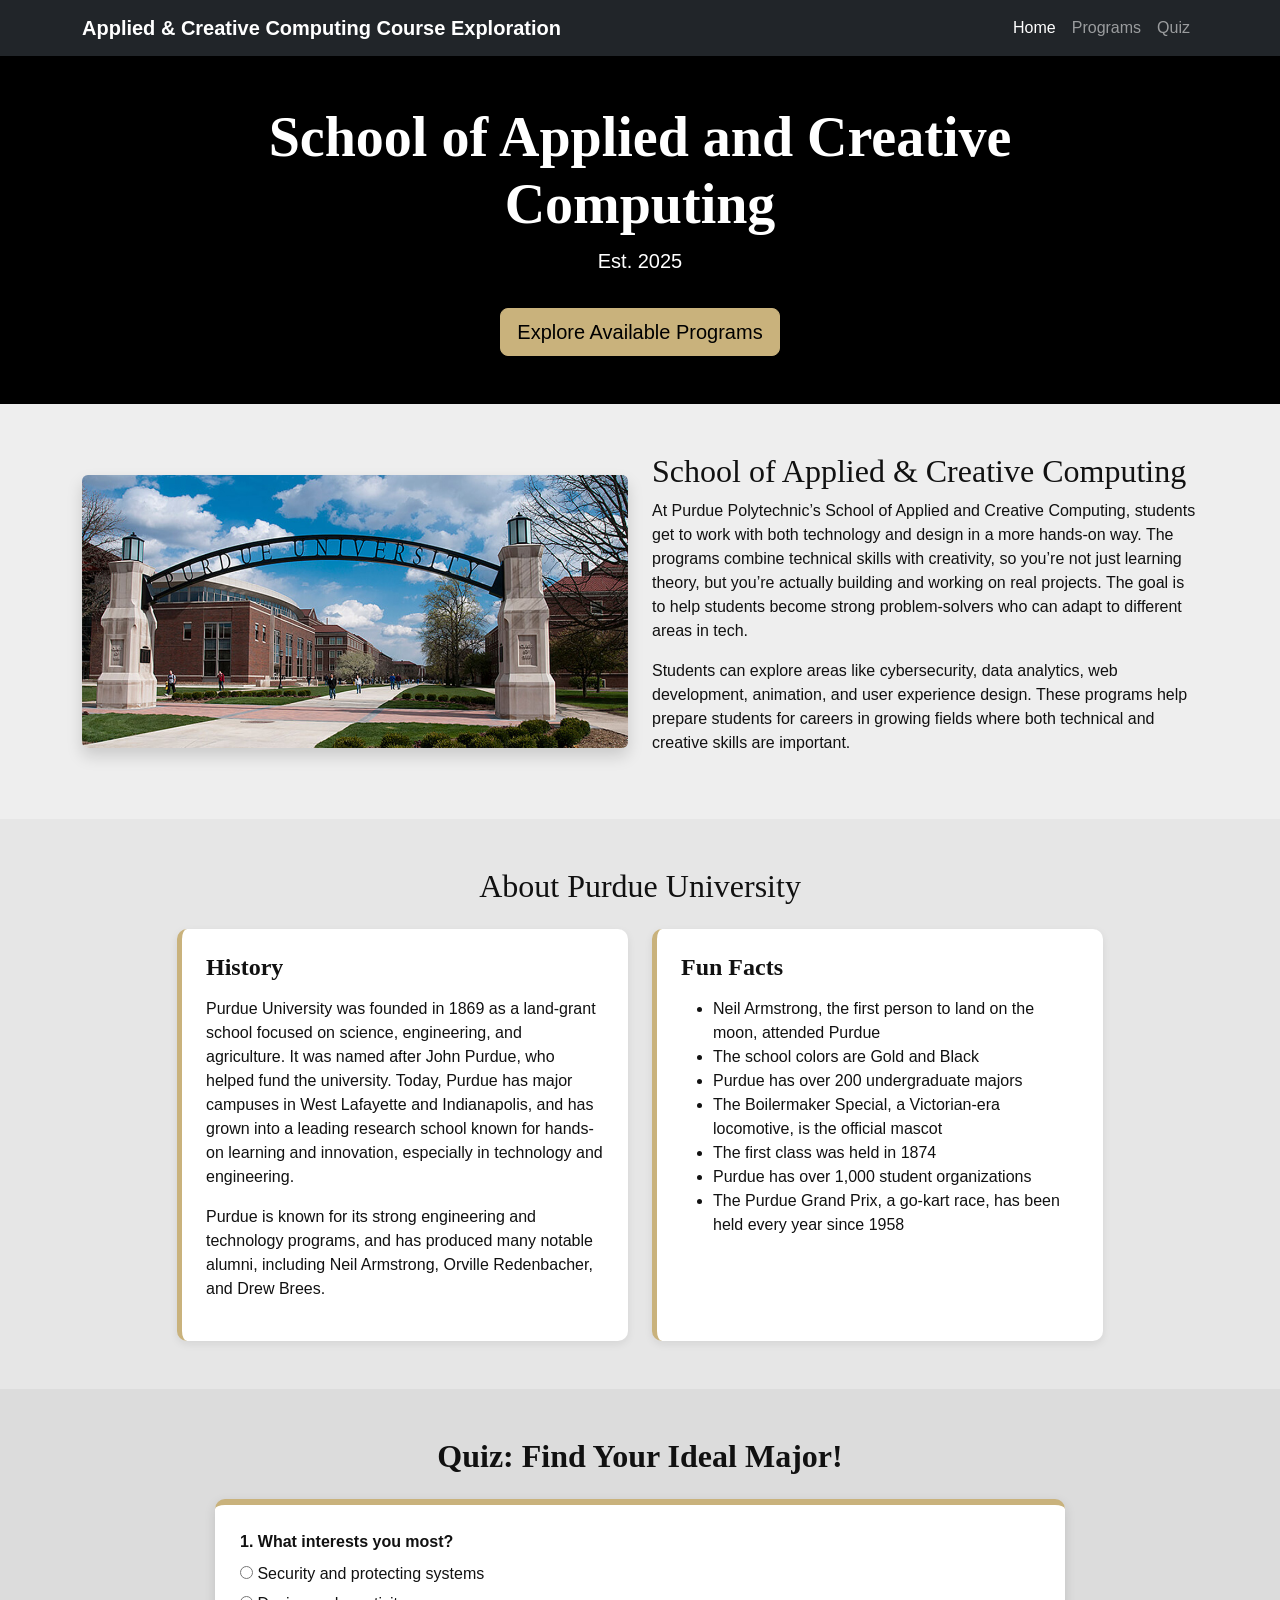
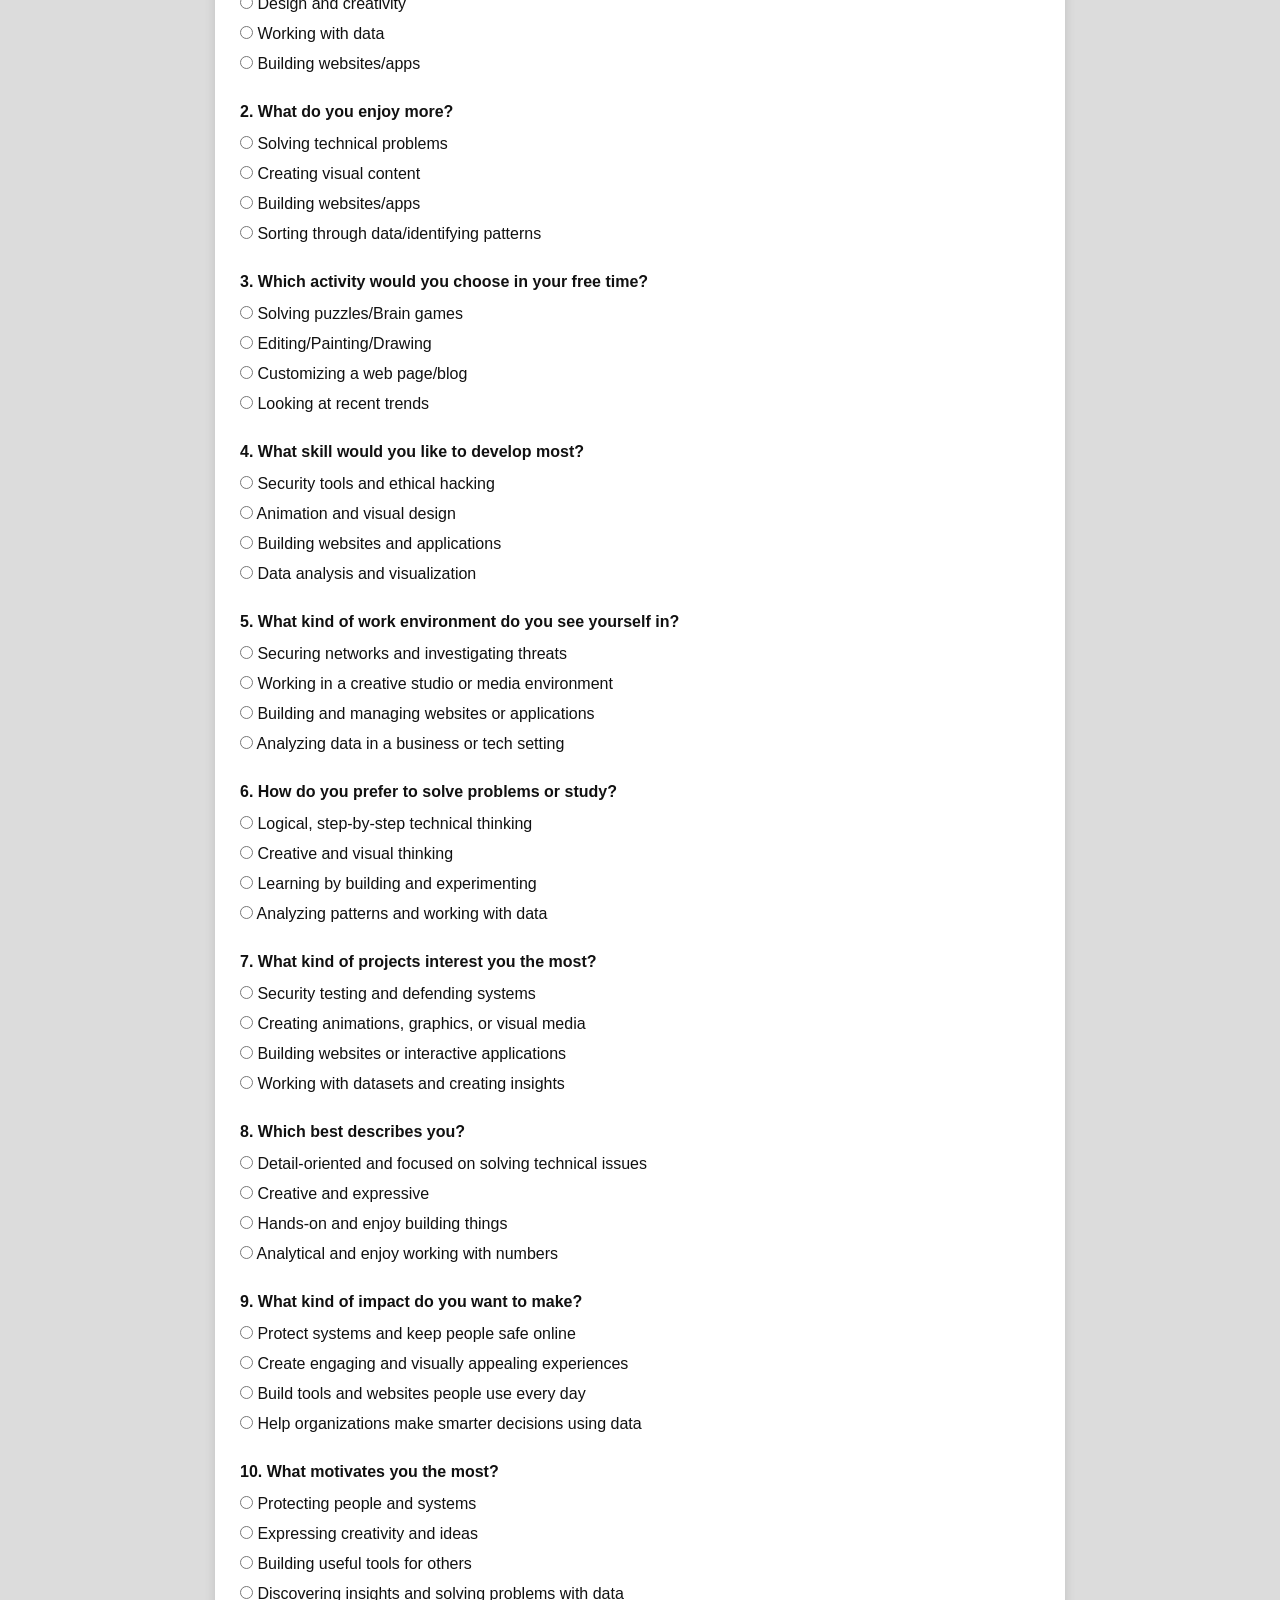
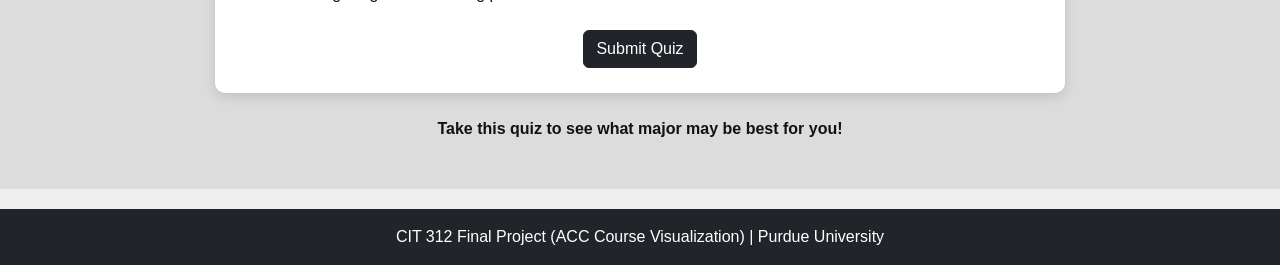
<file: index.html>
<!doctype html>
<html lang="en">
    <head>
        <meta charset="utf-8" />
        <meta name="viewport" content="width=device-width, initial-scale=1" />
        <title>Purdue ACC Programs | Home</title>

        <link
        href="https://cdn.jsdelivr.net/npm/bootstrap@5.3.3/dist/css/bootstrap.min.css"
        rel="stylesheet"
        />

        <link rel="stylesheet" href="styles.css" />

        <link rel="icon" type="image/png" href="images/favicon.ico" />
    </head>

    <body>
        <header>
        <nav
            class="navbar navbar-expand-lg navbar-dark bg-dark"
            aria-label="Main navigation">

            <div class="container">
            <a class="navbar-brand" href="index.html"
                >Applied & Creative Computing Course Exploration</a>

            <button
                class="navbar-toggler"
                type="button"
                data-bs-toggle="collapse"
                data-bs-target="#navMenu"
                aria-controls="navMenu"
                aria-expanded="false"
                aria-label="Toggle navigation">
                <span class="navbar-toggler-icon"></span>
            </button>

            <div class="collapse navbar-collapse" id="navMenu">
                <ul class="navbar-nav ms-auto">
                <li class="nav-item">
                    <a class="nav-link active" href="index.html">Home</a>
                </li>
                <li class="nav-item">
                    <a class="nav-link" href="programs.html">Programs</a>
                </li>
                <li class="nav-item">
                    <a class="nav-link" href="#quiz">Quiz</a>
                </li>
                </ul>
            </div>
            </div>
        </nav>
        </header>

        <main>
        <!--hero-->
        <section class="hero text-white text-center py-5">
            <div class="container">
            <h1 class="display-4 fw-bold">
                School of Applied and Creative Computing
            </h1>
            <p class="lead">
                Est. 2025
            </p>
            <a href="programs.html" class="btn btn-warning btn-lg mt-3"
                >Explore Available Programs</a
            >
            </div>
        </section>

        <section class="py-5">
            <div class="container">
            <div class="row align-items-center">
                <div class="col-md-6">
                <img
                    src="images/purdue_campus.jpg"
                    class="img-fluid rounded shadow"
                    alt="campus"
                />
                </div>

                <div class="col-md-6">
                <h2>School of Applied & Creative Computing</h2>
                <p>
                At Purdue Polytechnic’s School of Applied and Creative Computing, students get to work with both technology and design in a more hands-on way. 
                The programs combine technical skills with creativity, so you’re not just learning theory, but 
                you’re actually building and working on real projects. The goal is to help students become strong problem-solvers who can adapt to different areas in tech.
                </p>
                <p>
                    Students can explore areas like cybersecurity, data analytics, web development, animation, and user experience design. 
                    These programs help prepare students for careers in growing fields where both technical and creative skills are important.
                </p>
                </div>
            </div>
            </div>
        </section>

        <section class="py-5 bg-light">
            <div class="container">
                <h2 class="text-center mb-4">About Purdue University</h2>

                <div class="row g-4 justify-content-center">
                    <div class="col-12 col-md-6 col-lg-5">
                        <div class="about-box">
                            <h4>History</h4>
                            <p>
                            Purdue University was founded in 1869 as a land-grant school
                            focused on science, engineering, and agriculture. It was named
                            after John Purdue, who helped fund the university. Today,
                            Purdue has major campuses in West Lafayette and Indianapolis,
                            and has grown into a leading research school known for
                            hands-on learning and innovation, especially in technology and
                            engineering.
                            </p>
                            <p>
                            Purdue is known for its strong engineering and technology
                            programs, and has produced many notable alumni, including Neil
                            Armstrong, Orville Redenbacher, and Drew Brees.
                            </p>
                        </div>
                    </div>

                    <div class="col-12 col-md-6 col-lg-5">
                        <div class="about-box">
                            <h4>Fun Facts</h4>
                            <ul>
                                <li>
                                    Neil Armstrong, the first person to land on the moon,
                                    attended Purdue</li>
                                <li>The school colors are Gold and Black</li>
                                <li>Purdue has over 200 undergraduate majors</li>
                                <li>The Boilermaker Special, a Victorian-era locomotive, is the official mascot</li>
                                <li>The first class was held in 1874</li>
                                <li>Purdue has over 1,000 student organizations</li>
                                <li>The Purdue Grand Prix, a go-kart race, has been held every year since 1958</li>

                            </ul>
                        </div>
                    </div>
                </div>
            </div>
        </section>

        <section id="quiz" class="py-5">
            <div class="container">
            <h2 class="text-center mb-4">Quiz: Find Your Ideal Major!</h2>

            <form id="quizForm">
                <!-- Q1 -->
                <div class="mb-4">
                    <label class="form-label">1. What interests you most?</label>
                    <div>
                        <label class="d-block">
                        <input type="radio" name="q1" value="cyber" required /> Security and protecting systems</label>
                        <label class="d-block">
                        <input type="radio" name="q1" value="design" /> Design and creativity</label>
                        <label class="d-block">
                        <input type="radio" name="q1" value="data" /> Working with data</label>
                        <label class="d-block">
                        <input type="radio" name="q1" value="web" /> Building websites/apps</label>
                    </div>
                </div>

                <!-- Q2 -->
                <div class="mb-4">
                    <label class="form-label">2. What do you enjoy more?</label>
                    <div>
                        <label class="d-block">
                        <input type="radio" name="q2" value="cyber" required /> Solving technical problems</label>
                        <label class="d-block">
                        <input type="radio" name="q2" value="design" /> Creating visual content</label>
                        <label class="d-block">
                        <input type="radio" name="q2" value="web" /> Building websites/apps</label>
                        <label class="d-block">
                        <input type="radio" name="q2" value="data" /> Sorting through data/identifying patterns</label>
                    </div>
                </div>

                <!-- Q3 -->
                <div class="mb-4">
                    <label class="form-label"
                        >3. Which activity would you choose in your free time?</label>
                    <div>
                        <label class="d-block">
                        <input type="radio" name="q3" value="cyber" required />
                        Solving puzzles/Brain games</label>
                        <label class="d-block">
                        <input type="radio" name="q3" value="design" /> Editing/Painting/Drawing</label>
                        <label class="d-block">
                        <input type="radio" name="q3" value="web" /> Customizing a web page/blog</label>
                        <label class="d-block">
                        <input type="radio" name="q3" value="data" /> Looking at recent trends</label>
                    </div>
                </div>

                <!-- Q4 -->
                <div class="mb-4">
                    <label class="form-label"
                        >4. What skill would you like to develop most?</label>
                    <div>
                        <label class="d-block">
                        <input type="radio" name="q4" value="cyber" required /> Security tools and ethical hacking</label>
                        <label class="d-block">
                        <input type="radio" name="q4" value="design" /> Animation and visual design</label>
                        <label class="d-block">
                        <input type="radio" name="q4" value="web" /> Building websites and applications</label>
                        <label class="d-block">
                        <input type="radio" name="q4" value="data" /> Data analysis and visualization</label>
                    </div>
                </div>

                <!-- Q5 -->
                <div class="mb-4">
                    <label class="form-label"
                        >5. What kind of work environment do you see yourself in?</label>
                    <div>
                        <label class="d-block">
                        <input type="radio" name="q5" value="cyber" required />
                        Securing networks and investigating threats</label>
                        <label class="d-block">
                        <input type="radio" name="q5" value="design" /> Working in a
                        creative studio or media environment</label>
                        <label class="d-block">
                        <input type="radio" name="q5" value="web" /> Building and
                        managing websites or applications</label>
                        <label class="d-block">
                        <input type="radio" name="q5" value="data" /> Analyzing data
                        in a business or tech setting</label>
                    </div>
                </div>

                <!-- Q6 -->
                <div class="mb-4">
                    <label class="form-label"
                        >6. How do you prefer to solve problems or study?</label>
                    <div>
                        <label class="d-block">
                        <input type="radio" name="q6" value="cyber" required />
                        Logical, step-by-step technical thinking</label>
                        <label class="d-block">
                        <input type="radio" name="q6" value="design" /> Creative and
                        visual thinking</label>
                        <label class="d-block">
                        <input type="radio" name="q6" value="web" /> Learning by
                        building and experimenting</label>
                        <label class="d-block">
                        <input type="radio" name="q6" value="data" /> Analyzing
                        patterns and working with data</label>
                    </div>
                </div>

                <!-- Q7 -->
                <div class="mb-4">
                    <label class="form-label"
                        >7. What kind of projects interest you the most?</label>
                    <div>
                        <label class="d-block">
                        <input type="radio" name="q7" value="cyber" required />
                        Security testing and defending systems</label>
                        <label class="d-block">
                        <input type="radio" name="q7" value="design" /> Creating
                        animations, graphics, or visual media</label>
                        <label class="d-block">
                        <input type="radio" name="q7" value="web" /> Building websites
                        or interactive applications</label>
                        <label class="d-block">
                        <input type="radio" name="q7" value="data" /> Working with
                        datasets and creating insights</label>
                    </div>
                </div>

                <!-- Q8 -->
                <div class="mb-4">
                    <label class="form-label">8. Which best describes you?</label>
                    <div>
                        <label class="d-block">
                        <input type="radio" name="q8" value="cyber" required />
                        Detail-oriented and focused on solving technical issues</label>
                        <label class="d-block">
                        <input type="radio" name="q8" value="design" /> Creative and
                        expressive</label>
                        <label class="d-block">
                        <input type="radio" name="q8" value="web" /> Hands-on and
                        enjoy building things</label>
                        <label class="d-block">
                        <input type="radio" name="q8" value="data" /> Analytical and
                        enjoy working with numbers</label>
                    </div>
                </div>

                <!-- Q9 -->
                <div class="mb-4">
                    <label class="form-label"
                        >9. What kind of impact do you want to make?</label>
                    <div>
                        <label class="d-block">
                        <input type="radio" name="q9" value="cyber" required />
                        Protect systems and keep people safe online</label>
                        <label class="d-block">
                        <input type="radio" name="q9" value="design" /> Create
                        engaging and visually appealing experiences</label>
                        <label class="d-block">
                        <input type="radio" name="q9" value="web" /> Build tools and
                        websites people use every day</label>
                        <label class="d-block">
                        <input type="radio" name="q9" value="data" /> Help
                        organizations make smarter decisions using data</label>
                    </div>
                </div>

                <!-- Q10 -->
                <div class="mb-4">
                    <label class="form-label">10. What motivates you the most?</label>
                    <div>
                        <label class="d-block">
                        <input type="radio" name="q10" value="cyber" required />
                        Protecting people and systems</label>
                        <label class="d-block">
                        <input type="radio" name="q10" value="design" /> Expressing
                        creativity and ideas</label>
                        <label class="d-block">
                        <input type="radio" name="q10" value="web" /> Building useful
                        tools for others</label>
                        <label class="d-block">
                        <input type="radio" name="q10" value="data" /> Discovering
                        insights and solving problems with data</label>
                    </div>
                </div>

                <div class="text-center">
                <button
                    type="button"
                    class="btn btn-dark"
                    onclick="calculateResult()"
                >
                    Submit Quiz
                </button>
                </div>
            </form>

            <div id="result" class="mt-4 text-center fw-bold">
                Take this quiz to see what major may be best for you!
            </div>
            </div>
        </section>
        </main>

        <footer class="bg-dark text-white text-center py-3">
        <p class="mb-0">
            CIT 312 Final Project (ACC Course Visualization) | Purdue University
        </p>
        </footer>

        <script src="https://cdn.jsdelivr.net/npm/bootstrap@5.3.3/dist/js/bootstrap.bundle.min.js"></script>

        <script src="script.js"></script>
    </body>
</html>
</file>
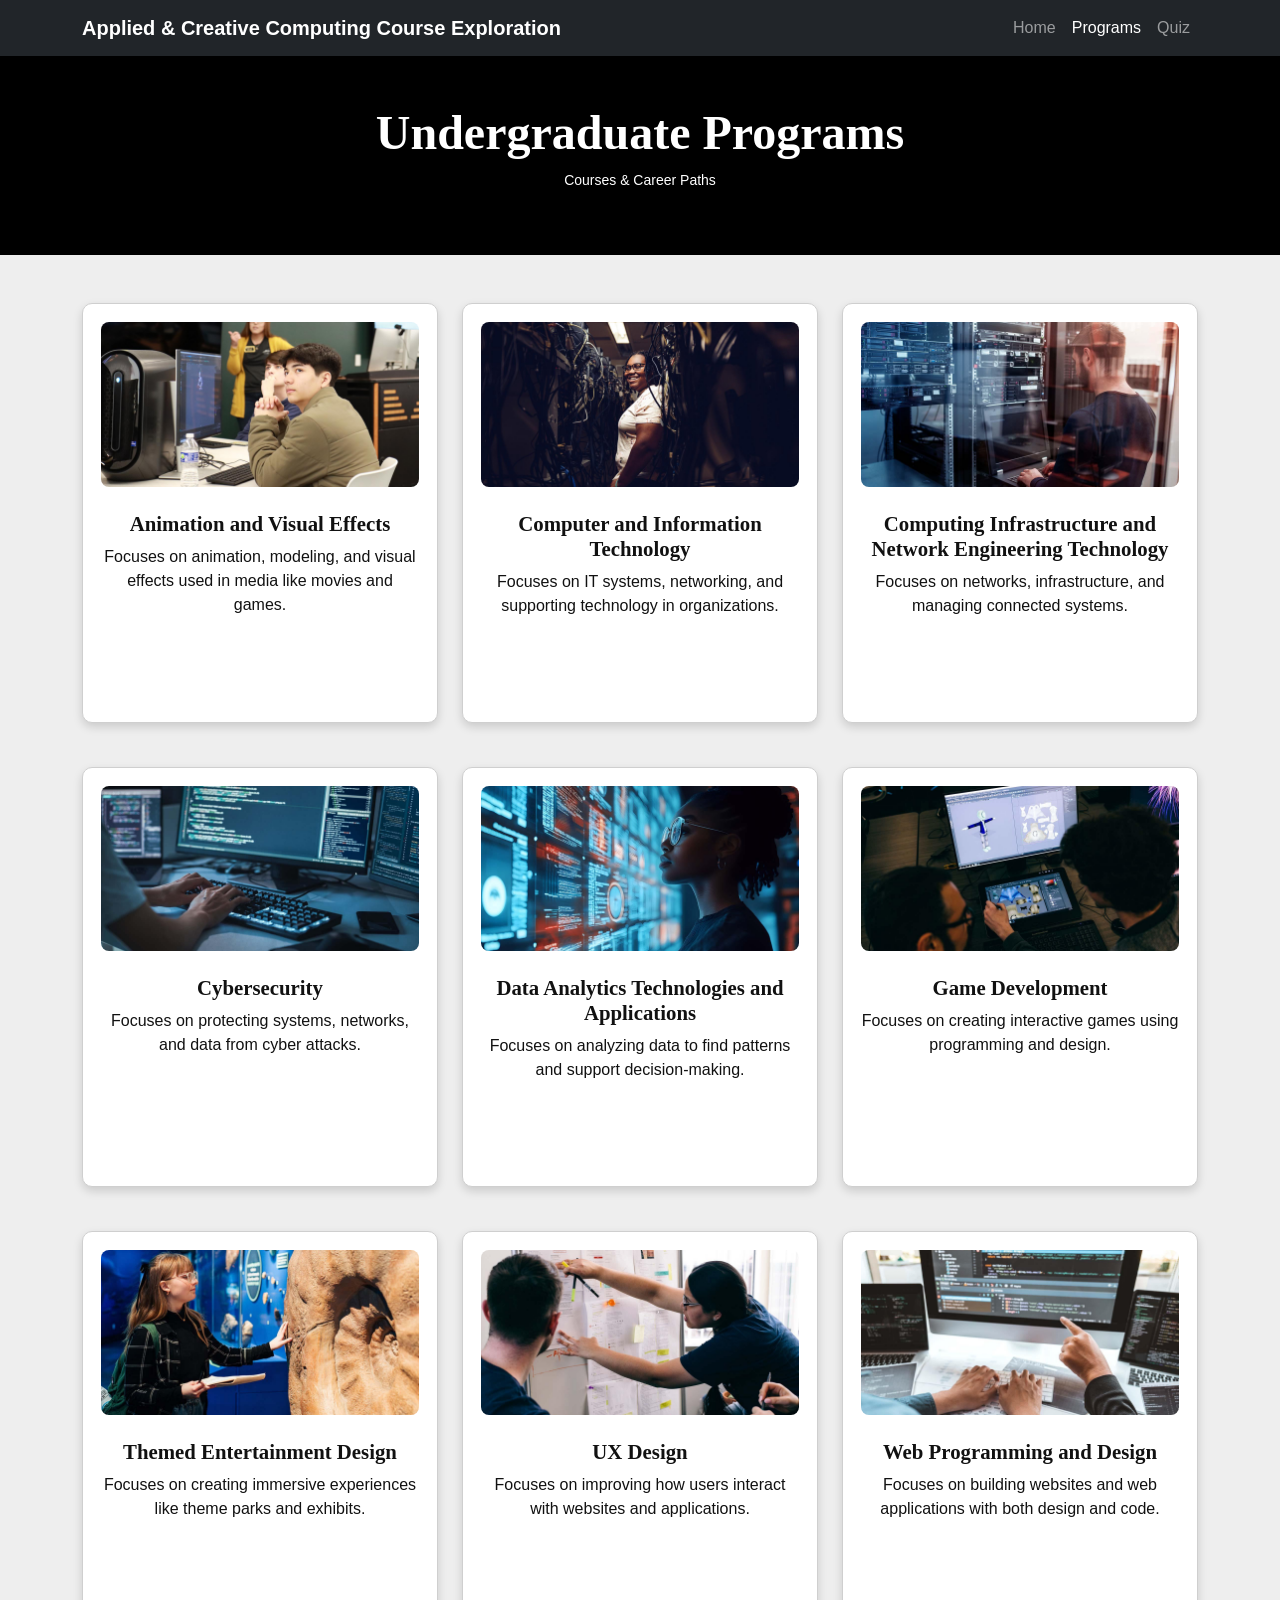
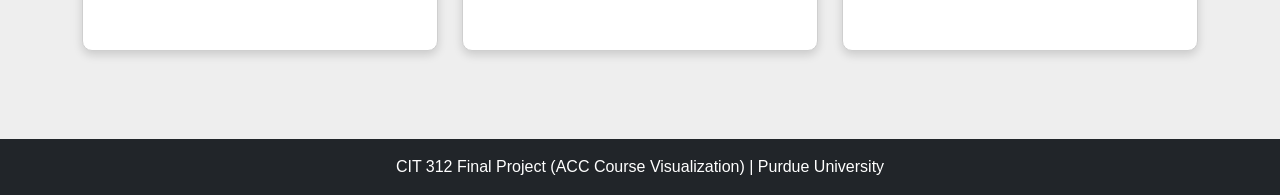
<file: programs.html>
<!doctype html>
    <html lang="en">
    <head>
    <meta charset="utf-8">
    <meta name="viewport" content="width=device-width, initial-scale=1">
    <title>Purdue ACC Programs | Explore</title>

    <link href="https://cdn.jsdelivr.net/npm/bootstrap@5.3.3/dist/css/bootstrap.min.css" rel="stylesheet">
    <link rel="stylesheet" href="styles.css">
    <link rel="icon" type="image/png" href="images/favicon.ico">
    </head>

    <body>

    <header>
    <nav class="navbar navbar-expand-lg navbar-dark bg-dark" aria-label="Main navigation">
        <div class="container">
        <a class="navbar-brand" href="index.html">Applied & Creative Computing Course Exploration</a>

        <button class="navbar-toggler" type="button" data-bs-toggle="collapse" data-bs-target="#navMenu"
            aria-controls="navMenu" aria-expanded="false" aria-label="Toggle navigation">
            <span class="navbar-toggler-icon"></span>
        </button>

        <div class="collapse navbar-collapse" id="navMenu">
            <ul class="navbar-nav ms-auto">
            <li class="nav-item"><a class="nav-link" href="index.html">Home</a></li>
            <li class="nav-item"><a class="nav-link active" href="programs.html">Programs</a></li>
            <li class="nav-item"><a class="nav-link" href="index.html#quiz">Quiz</a></li>
            </ul>
        </div>
        </div>
    </nav>
    </header>

    <main>

    <section class="program-hero text-center text-white py-5">
    <div class="container">
        <h1 class="display-5 fw-bold">Undergraduate Programs</h1>
        <p class="small">
        Courses & Career Paths
        </p>
    </div>
    </section>

    <section class="py-5">
    <div class="container">
        <div class="row g-4">


        <div class="col-12 col-md-6 col-lg-4">
            <div class="flip-card">
            <div class="flip-card-inner">
                <div class="flip-card-front">
                <img src="images/animation.jpg" alt="Animation and Visual Effects" class="program-img">
                <h3>Animation and Visual Effects</h3>
                <p>Focuses on animation, modeling, and visual effects used in media like movies and games. </p>
                </div>
                <div class="flip-card-back">
                <h4>Animation and Visual Effects</h4>
                <p><strong>Required Courses:</strong></p>
                <ul>
                    <li>CGT 11600 - Geometric Modeling for Visualization and Communication</li>
                    <li>CGT 24100 - Introduction to Computer Animation</li>
                    <li>CGT 27000 - Introduction to Data Visualization</li>
                    <li>CGT 44200 - Production for Computer Animation</li>
                </ul>
                <p><strong>Jobs:</strong></p>
                <ul>
                    <li>Animator</li>
                    <li>Motion Graphics Designer</li>
                    <li>3D Modeler</li>
                </ul>
                </div>
            </div>
            </div>
        </div>

        <div class="col-12 col-md-6 col-lg-4">
            <div class="flip-card">
            <div class="flip-card-inner">
                <div class="flip-card-front">
                <img src="images/cit.jpg" alt="Computer and Information Technology" class="program-img">
                <h3>Computer and Information Technology</h3>
                <p>Focuses on IT systems, networking, and supporting technology in organizations.
                </p>
                </div>
                <div class="flip-card-back">
                <h4>Computer and Information Technology</h4>
                <p><strong>Required Courses:</strong></p>
                <ul>
                    <li>CNIT 18000 - Introduction to Systems Development</li>
                    <li>CNIT 24200 - System Administration</li>
                    <li>CNIT 31500 - Systems Programming</li>
                    <li>CNIT 27200 - Database Fundamentals</li>
                </ul>
                <p><strong>Jobs:</strong></p>
                <ul>
                    <li>Help Desk Technician</li>
                    <li>Systems Administrator</li>
                    <li>Systems Analyst</li>
                </ul>
                </div>
            </div>
            </div>
        </div>

        <div class="col-12 col-md-6 col-lg-4">
            <div class="flip-card">
            <div class="flip-card-inner">
                <div class="flip-card-front">
                <img src="images/compinf.jpg" alt="Computing Infrastructure and Network Engineering Technology" class="program-img">
                <h3>Computing Infrastructure and Network Engineering Technology</h3>
                <p>Focuses on networks, infrastructure, and managing connected systems.</p>
                </div>
                <div class="flip-card-back">
                <h4>Network Engineering</h4>
                <p><strong>Required Courses:</strong></p>
                <ul>
                    <li>CNIT 18200 - System and Organizational Security</li>
                    <li>CNIT 37100 - Cyberlaw and Ethics</li>
                    <li>CNIT 34000 - UNIX Administration</li>
                    <li>CNIT 34600 - Wireless Networks</li>
                </ul>
                <p><strong>Jobs:</strong></p>
                <ul>
                    <li>Network Engineer</li>
                    <li>IT Systems Specialist</li>
                    <li>Software Engineer</li>
                </ul>
                </div>
            </div>
            </div>
        </div>

        <div class="col-12 col-md-6 col-lg-4">
            <div class="flip-card">
            <div class="flip-card-inner">
                <div class="flip-card-front">
                <img src="images/cyber.jpg" alt="Cybersecurity" class="program-img">
                <h3>Cybersecurity</h3>
                <p>Focuses on protecting systems, networks, and data from cyber attacks.</p>
                </div>
                <div class="flip-card-back">
                <h4>Cybersecurity</h4>
                <p><strong>Required Courses:</strong></p>
                <ul>
                    <li>CNIT 17600 - Information Technology Architectures</li>
                    <li>CNIT 27000 - Cybersecurity Fundamentals</li>
                    <li>CNIT 32200 - Research Methodology and Design</li>
                    <li>CNIT 45500 - Network Security</li>
                </ul>
                <p><strong>Jobs:</strong></p>
                <ul>
                    <li>Cybersecurity Analyst</li>
                    <li>Security Operations Analyst</li>
                    <li>Cyber Threat Response and Forensics</li>
                </ul>
                </div>
            </div>
            </div>
        </div>

        <div class="col-12 col-md-6 col-lg-4">
            <div class="flip-card">
            <div class="flip-card-inner">
                <div class="flip-card-front">
                <img src="images/data.jpg" alt="Data Analytics, Technologies and Applications" class="program-img">
                <h3>Data Analytics Technologies and Applications</h3>
                <p>Focuses on analyzing data to find patterns and support decision-making.
                </p>
                </div>
                <div class="flip-card-back">
                <h4>Data Analytics</h4>
                <p><strong>Required Courses:</strong></p>
                <ul>
                    <li>CNIT 27200 - Database Fundamentals</li>
                    <li>CNIT 48300 - Applied Machine Learning</li>
                    <li>CNIT 48400 - Applications in Data Science</li>
                    <li>TECH 12000 - Design Thinking in Technology</li>
                </ul>
                <p><strong>Jobs:</strong></p>
                <ul>
                    <li>Data Analyst</li>
                    <li>Business Data Analyst</li>
                    <li>Data Entry</li>
                </ul>
                </div>
            </div>
            </div>
        </div>

        <div class="col-12 col-md-6 col-lg-4">
            <div class="flip-card">
            <div class="flip-card-inner">
                <div class="flip-card-front">
                <img src="images/gamedev.jpg" alt="Game Development" class="program-img">
                <h3>Game Development</h3>
                <p>Focuses on creating interactive games using programming and design.
                </p>
                </div>
                <div class="flip-card-back">
                <h4>Game Development</h4>
                <p><strong>Required Courses:</strong></p>
                <ul>
                    <li>CGT 10501 - Introduction to Games</li>
                    <li>CGT 11800 - Fundamentals of Imaging Technology</li>
                    <li>CGT 25001 - Computer Graphics Professional Practices I</li>
                    <li>CGT 27000 - Introduction to Data Visualization</li>
                </ul>
                <p><strong>Jobs:</strong></p>
                <ul>
                    <li>Game Developer</li>
                    <li>Gameplay Engineer</li>
                    <li>QA Game Tester</li>
                </ul>
                </div>
            </div>
            </div>
        </div>

        <div class="col-12 col-md-6 col-lg-4">
            <div class="flip-card">
            <div class="flip-card-inner">
                <div class="flip-card-front">
                <img src="images/themed.jpg" alt="Themed Entertainment Design" class="program-img">
                <h3>Themed Entertainment Design</h3>
                <p>Focuses on creating immersive experiences like theme parks and exhibits.
                </p>
                </div>
                <div class="flip-card-back">
                <h4>Themed Entertainment Design</h4>
                <p><strong>Required Courses:</strong></p>
                <ul>
                    <li>CGT 11200 - Sketching for Visualization and Communication</li>
                    <li>CGT 12300 - Animation Foundations</li>
                    <li>CGT 25100 - Principles of Creative Design</li>
                    <li>CGT 36700 - Previsualization in Themed Entertainment</li>
                </ul>
                <p><strong>Jobs:</strong></p>
                <ul>
                    <li>Experience Consultant</li>
                    <li>Theme-Focused Interior Designer</li>
                    <li>Scenic Artist</li>
                </ul>
                </div>
            </div>
            </div>
        </div>

        <div class="col-12 col-md-6 col-lg-4">
            <div class="flip-card">
            <div class="flip-card-inner">
                <div class="flip-card-front">
                <img src="images/ux.jpg" alt="UX Design" class="program-img">
                <h3>UX Design</h3>
                <p>Focuses on improving how users interact with websites and applications. 
                </p>
                </div>
                <div class="flip-card-back">
                <h4>UX Design</h4>
                <p><strong>Required Courses:</strong></p>
                <ul>
                    <li>CGT 17207 - User Experience Design Studio </li>
                    <li>CGT 14100 - Internet Foundations and Development</li>
                    <li>CGT 41101 - Contemporary Problems in Applied Computer Graphics I</li>
                    <li>CGT 27000 - Introduction to Data Visualization</li>
                </ul>
                <p><strong>Jobs:</strong></p>
                <ul>
                    <li>UX Designer</li>
                    <li>UX Researcher</li>
                    <li>Product Designer</li>
                </ul>
                </div>
            </div>
            </div>
        </div>

        <div class="col-12 col-md-6 col-lg-4">
            <div class="flip-card">
            <div class="flip-card-inner">
                <div class="flip-card-front">
                <img src="images/web.jpg" alt="Web Programming and Design" class="program-img">
                <h3>Web Programming and Design</h3>
                <p>Focuses on building websites and web applications with both design and code. 
                </p>
                </div>
                <div class="flip-card-back">
                <h4>Web Programming and Design</h4>
                <p><strong>Required Courses:</strong></p>
                <ul>
                    <li>CGT 21500 - Computer Graphics Programming I</li>
                    <li>CGT 35600 - Web Programming, Development and Data Integration</li>
                    <li>CGT 17208 - User Experience Design Studio I: Fundamentals</li>
                    <li>CGT 35300 - Principles of Interactive and Dynamic Media</li>
                </ul>
                <p><strong>Jobs:</strong></p>
                <ul>
                    <li>Software Engineer</li>
                    <li>Front-End Developer</li>
                    <li>Programmer Analyst</li>
                </ul>
                </div>
            </div>
            </div>
        </div>        

        </div>
    </div>
    </section>

    </main>

    <footer class="bg-dark text-white text-center py-3">
    <p class="mb-0">CIT 312 Final Project (ACC Course Visualization) | Purdue University</p>
    </footer>

    <script src="https://cdn.jsdelivr.net/npm/bootstrap@5.3.3/dist/js/bootstrap.bundle.min.js"></script>
    <script src="script.js"></script>

    </body>
    </html>
</file>
<file: styles.css>
body {
    font-family: Arial, Helvetica, sans-serif;
    background-color: #eeeeee;
    color: #111111;
    }

    h1, h2, h3, h4 {
    font-family: Georgia, "Times New Roman", serif;
    }

    p, li, label {
    font-family: Arial, Helvetica, sans-serif;
    }

    .hero,
    .program-hero {
    background-color: #000000;
    }

    .hero .container {
    max-width: 900px;
    margin: 0 auto;
    }

    .navbar-brand {
    font-weight: bold;
    }

    .btn-warning {
    background-color: #c9b27c;
    border-color: #c9b27c;
    color: #000000;
    }

    .btn-warning:hover {
    background-color: #b8a36f;
    border-color: #b8a36f;
    color: #000000;
    }

    img {
    max-width: 100%;
    }

    .bg-light {
    background-color: #e6e6e6 !important;
    }

    .about-box {
    margin: 0 auto;
    background-color: white;
    padding: 24px;
    border-radius: 10px;
    border-left: 5px solid #c9b27c;
    height: 100%;
    box-shadow: 0 3px 8px rgba(0, 0, 0, 0.08);
    }

    .about-box h4 {
    font-weight: bold;
    margin-bottom: 15px;
    }

    #quiz {
    background-color: #dcdcdc;
    }

    #quiz h2 {
    font-weight: bold;
    margin-bottom: 25px;
    }

    #quizForm {
    max-width: 850px;
    margin: auto;
    background-color: white;
    padding: 25px;
    border-radius: 10px;
    border-top: 6px solid #c9b27c;
    box-shadow: 0 4px 12px rgba(0, 0, 0, 0.12);
    }

    .form-label {
    font-weight: bold;
    }

    label.d-block {
    margin-bottom: 6px;
    }

    #result {
    max-width: 850px;
    margin: auto;
    }

    .program-img {
    width: 100%;
    height: 165px;
    object-fit: cover;
    border-radius: 8px;
    margin-bottom: 15px;
    }

    .flip-card {
    height: 420px;
    perspective: 1000px;
    margin-bottom: 20px;
    }

    .flip-card-inner {
    position: relative;
    width: 100%;
    height: 100%;
    transition: transform 0.6s;
    transform-style: preserve-3d;
    }

    .flip-card:hover .flip-card-inner {
    transform: rotateY(180deg);
    }

    .flip-card-front,
    .flip-card-back {
    position: absolute;
    width: 100%;
    height: 100%;
    padding: 18px;
    border-radius: 10px;
    backface-visibility: hidden;
    background-color: white;
    border: 1px solid #cfcfcf;
    box-shadow: 0 4px 10px rgba(0, 0, 0, 0.15);
    }

    .flip-card-front {
    text-align: center;
    }

    .flip-card-back {
    transform: rotateY(180deg);
    overflow-y: auto;
    background-color: #f3f3f3;
    }

    .flip-card h3 {
    font-size: 1.3rem;
    font-weight: 700;
    text-align: center;
    margin-top: 10px;
    }

    .flip-card h4 {
    font-size: 1.3rem;
    text-align: center;
    font-weight: 600;
    margin-bottom: 10px;
    }

    .flip-card ul {
    padding-left: 20px;
    }

    footer {
    margin-top: 20px;
    }
</file>
